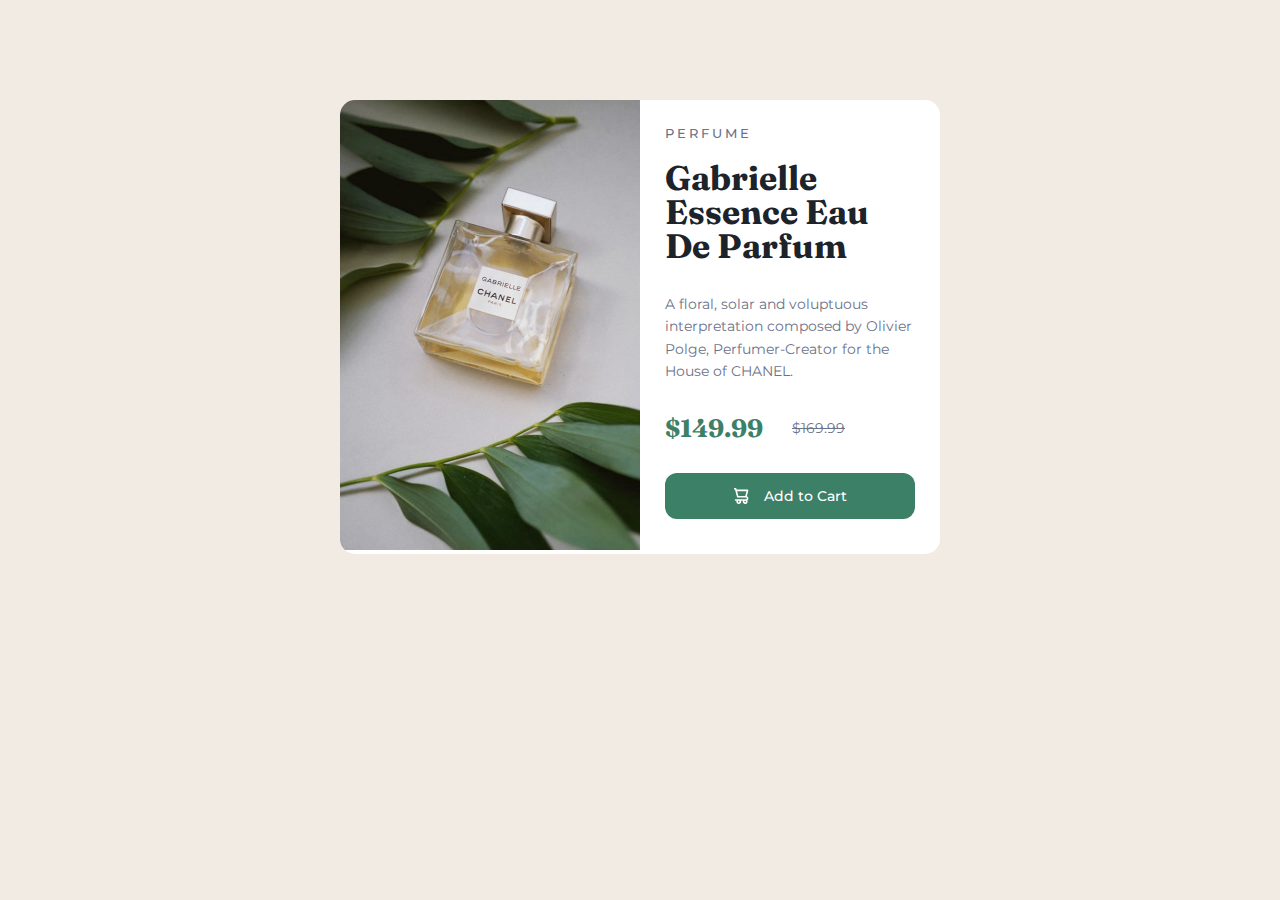
<file: index.html>
<!DOCTYPE html>
<html>
<head>
  <meta charset="UTF-8">
  <meta name="viewport" content="width=device-width, initial-scale=1.0"> <!-- displays site properly based on user's device -->

  <link rel="icon" type="image/png" sizes="32x32" href="./images/favicon-32x32.png">
  
  <title>Frontend Mentor | Product preview card component</title>
  <link rel="stylesheet" href="style.css">
</head>
<body>
    <div class="container">
        <div class="grid">
            <div class="img">
                <img src="images/image-product-desktop.jpg" alt="">
            </div>
            <div class="card-content">
                <h6>perfume</h6>
                <h2>
                    Gabrielle Essence Eau De Parfum
                </h2>
                <p class="des">
                    A floral, solar and voluptuous interpretation composed by Olivier Polge, 
                    Perfumer-Creator for the House of CHANEL.
                </p>
                <div class="price">
                    <p class="current-price">$149.99</p>
                    <p class="old-price">$169.99</p>
                </div>
                <button class="cta">
                    <img src="images/icon-cart.svg" alt="">Add to Cart
                </button>
            </div>
        </div>
    </div>
</body>
</html>
</file>
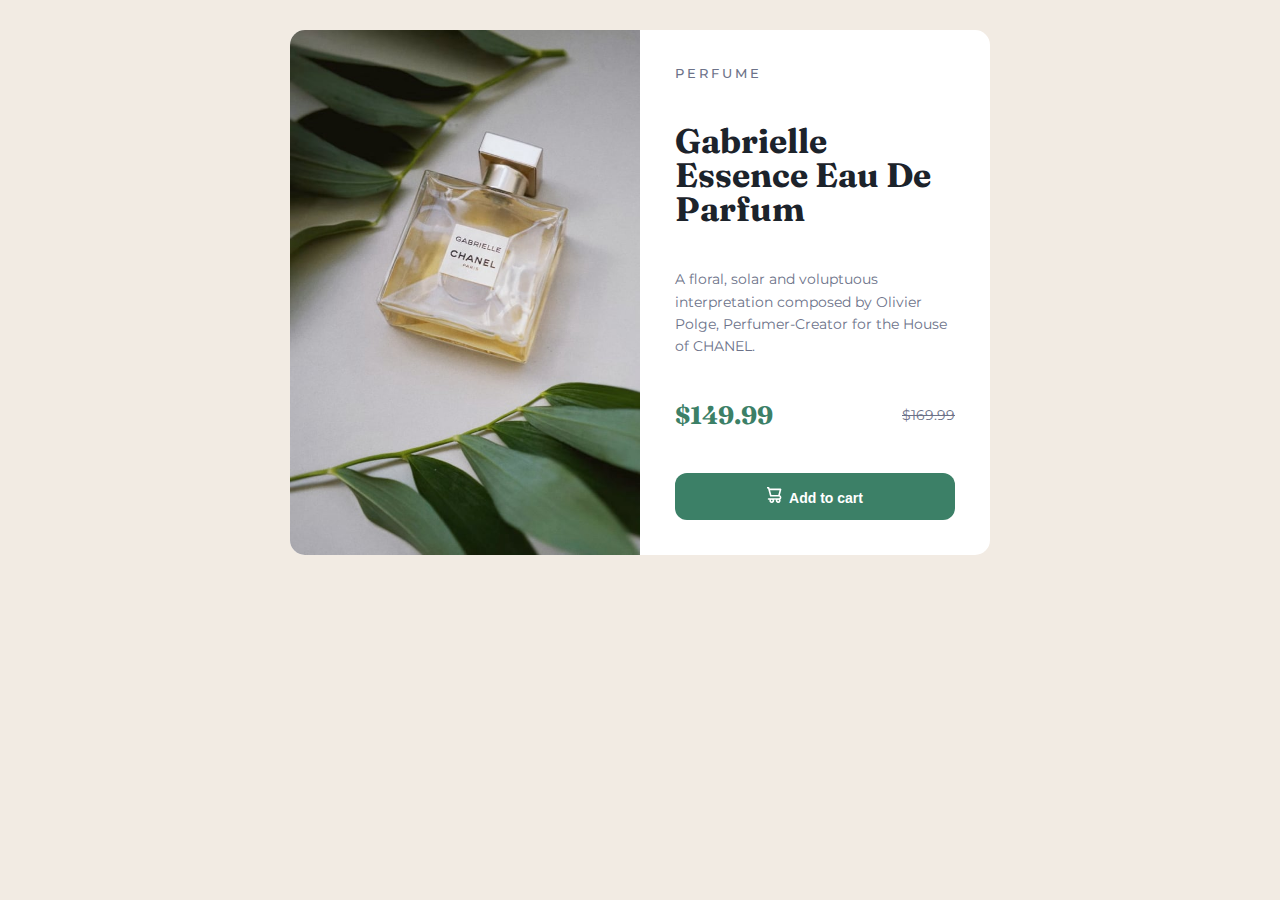
<file: PPCC.html>
<!DOCTYPE html>
<html lang="en">
<head>
  <meta charset="UTF-8">
  <meta name="viewport" content="width=device-width, initial-scale=1.0"> <!-- displays site properly based on user's device -->

  <link rel="icon" type="image/png" sizes="32x32" href="./images/favicon-32x32.png">
  
  <title>Frontend Mentor | Product preview card component</title>
  <link rel="stylesheet" href="PPCC.css">
</head>
<body>
    <div class="container">
        <div class="grid">
            <div class="img">
                <img src="images/image-product-desktop.jpg" alt="">
            </div>
            <div class="card-content">
                <h6 class="pro-cat">perfume</h6>
                <h2 class="pro-name">
                    Gabrielle Essence Eau De Parfum
                </h2>
                <p class="pro-des">
                    A floral, solar and voluptuous interpretation composed by Olivier Polge, 
                    Perfumer-Creator for the House of CHANEL.
                </p>
                <div class="price">
                    <p class="current-price">$149.99</p>
                    <p class="old-price">$169.99</p>
                </div>
                <button class="cta">
                    <img src="images/icon-cart.svg" alt="">Add to cart
                </button>
            </div>
        </div>
    </div>
</body>
</html>
</file>
<file: style.css>
@import url('https://fonts.googleapis.com/css2?family=Fraunces:opsz,wght@9..144,700&family=Montserrat:wght@500;700&display=swap');

/* font-family: 'Fraunces', serif;
font-family: 'Montserrat', sans-serif; */

*{
    margin: 0;
    padding: 0;
    box-sizing: border-box;
}
body{
    font-family: 'Montserrat', sans-serif;
    background-color: hsl(30, 38%, 92%);
    font-size: 14px;
    height: 100hv;
    position: relative;
}
.container{
    width: 600px;
    height: 100%;
    margin-left: auto;
    margin-right: auto;
    position: relative;
    display: flex;
    margin-top: 50px;
}
.grid {
  position: absolute;  
  top: 50px;
  background-color: #fff; 
  border-radius: 15px; 
  display: grid;
  grid-template-columns: repeat(auto-fill, minmax(250px, 1fr));
  overflow: hidden;
}
.grid .img img{
    max-width: 100%;
    width: 300px;
}
.grid .card-content{
    padding: 25px;
}
.grid .card-content h6{
    text-transform: uppercase;
    letter-spacing: 3px;
    font-size: 13px;
    color: hsl(228, 12%, 48%);
    font-weight: 500;
    padding-bottom: 20px;
}
.grid .card-content h2{
    font-family: 'Fraunces', serif;
    font-size: 34px;
    line-height: 1;
    color: hsl(212, 21%, 14%);
    padding-bottom: 30px;
}
.grid .card-content .des{
    color: hsl(228, 12%, 48%);
    line-height: 1.6;
    padding-bottom: 30px;
}
.grid .card-content .price{
    display: flex;
    justify-content: space-between;
    align-items: center;
    position: relative;
    padding-bottom: 30px;
}
.grid .card-content .price .current-price{
    font-family: 'Fraunces', serif;
    color: hsl(158, 36%, 37%);
    font-size: 25px;
    font-weight: 700;
}
.grid .card-content .price .old-price{
    color: hsl(228, 12%, 48%);
    text-decoration: line-through;
    position: absolute;
    right: 70px;
}
.grid .cta{
    background-color: hsl(158, 36%, 37%);
    color: #fff;
    border: none;
    padding: 14px 0;
    border-radius: 12px;
    font-size: 14px;
    font-weight: 500;
    cursor: pointer;
    transition: background-color 0.3sec ease;
    width: 100%;
    font-family: 'Montserrat', sans-serif;
    display: flex;
    align-items: center;
    justify-content: center;
}
button.cta:hover{
    background-color: hsl(158, 36%, 23%);
}
button.cta img{
    padding-right: 15px;
}

@media (max-width: 767px){
   
    .grid{
        grid-template-columns: 1fr;
    }
    .grid .img img{
        width: 100%;
        height: 400px;
        object-fit: cover;
    }
    .grid .card-content .des{
        font-size: 25px;
    }
    .grid .card-content h6{
        font-size: 20px;
    }
    .grid .card-content h2{
        font-size: 60px;
    }
    .grid .card-content .price .current-price{
        font-size: 60px;
    }
    .grid .card-content .price .old-price{
        font-size: 25px;
        right: 35%;
    }
    .grid .cta{
        padding: 25px;
        font-size: 25px;
    }
    button.cta img{
        width: 40px;
    }
}
</file>
<file: PPCC.css>
@import url('https://fonts.googleapis.com/css2?family=Fraunces:opsz,wght@9..144,700&family=Montserrat:wght@500;700&display=swap');

/* font-family: 'Fraunces', serif;
font-family: 'Montserrat', sans-serif; */

*{
    margin: 0;
    padding: 0;
    box-sizing: border-box;
}
body{
    font-family: 'Montserrat', sans-serif;
    background-color: hsl(30, 38%, 92%);
    font-size: 14px;
    min-height: 100hv;
    display: flex;
    justify-content: center;
    align-items: center;
}
.container{
    margin: 30px auto;
    padding: 0 30px;
}
.grid{
    max-width: 700px;
    display: grid;
    grid-template-columns: 1fr 1fr;
    background-color: #fff;
    border-radius: 15px;
    overflow: hidden;
}
.img img{
    max-width: 100%;
    display: inherit;
}
.card-content{
    padding: 35px;
    display: flex;
    flex-direction: column;
    justify-content: space-between;
}
h6.pro-cat{
    text-transform: uppercase;
    letter-spacing: 3px;
    font-size: 13px;
    color: hsl(228, 12%, 48%);
    font-weight: 500;
}
h2.pro-name{
    font-family: 'Fraunces', serif;
    font-size: 34px;
    line-height: 1em;
    color: hsl(212, 21%, 14%);
}
p.pro-des{
    color: hsl(228, 12%, 48%);
    line-height: 1.6em;
}
.price{
    display: flex;
    align-items: center;
    justify-content: space-between;
}
p.current-price{
    font-family: 'Fraunces', serif;
    color: hsl(158, 36%, 37%);
    font-size: 25px;
    font-weight: 700;
}
p.old-price{
    color: hsl(228, 12%, 48%);
    text-decoration: line-through;
}
button.cta{
    background-color: hsl(158, 36%, 37%);
    color: #fff;
    border: none;
    padding: 14px 0;
    border-radius: 12px;
    font-size: 14px;
    font-weight: 700;
    cursor: pointer;
    transition: background-color 0.3sec ease;
    width: 100%;
}
button.cta:hover{
    background-color: hsl(158, 36%, 23%);
}
button.cta img{
    padding-right: 7px;
}

@media only screen and (max-width: 628px) {
    .grid{
        grid-template-columns: 1fr;
    }
    .img img{
        max-height: 450px;
        width: 100%;
        object-fit: cover;
    }
    .card-content{
        display: block;
    }
    h6.pro-cat, h2.pro-name, p.pro-des, .price{
        padding-bottom: 23px;
    }
}
@media only screen and (max-width: 375px) {
    .container{
        margin: 15px auto;
        padding: 0 15px;
    }
    .img img{
        max-height: 290px;
    }
    .card-content{
        padding: 24px;
    }
    h6.pro-cat, h2.pro-name, p.pro-des, .price{
        padding-bottom: 16px;
    }
    h2.pro-name{
        font-size: 28px;
    }
    p.pro-des{
        font-size: 12px;
    }
    p.current-price{
        font-size: 23px;
    }
}
</file>
